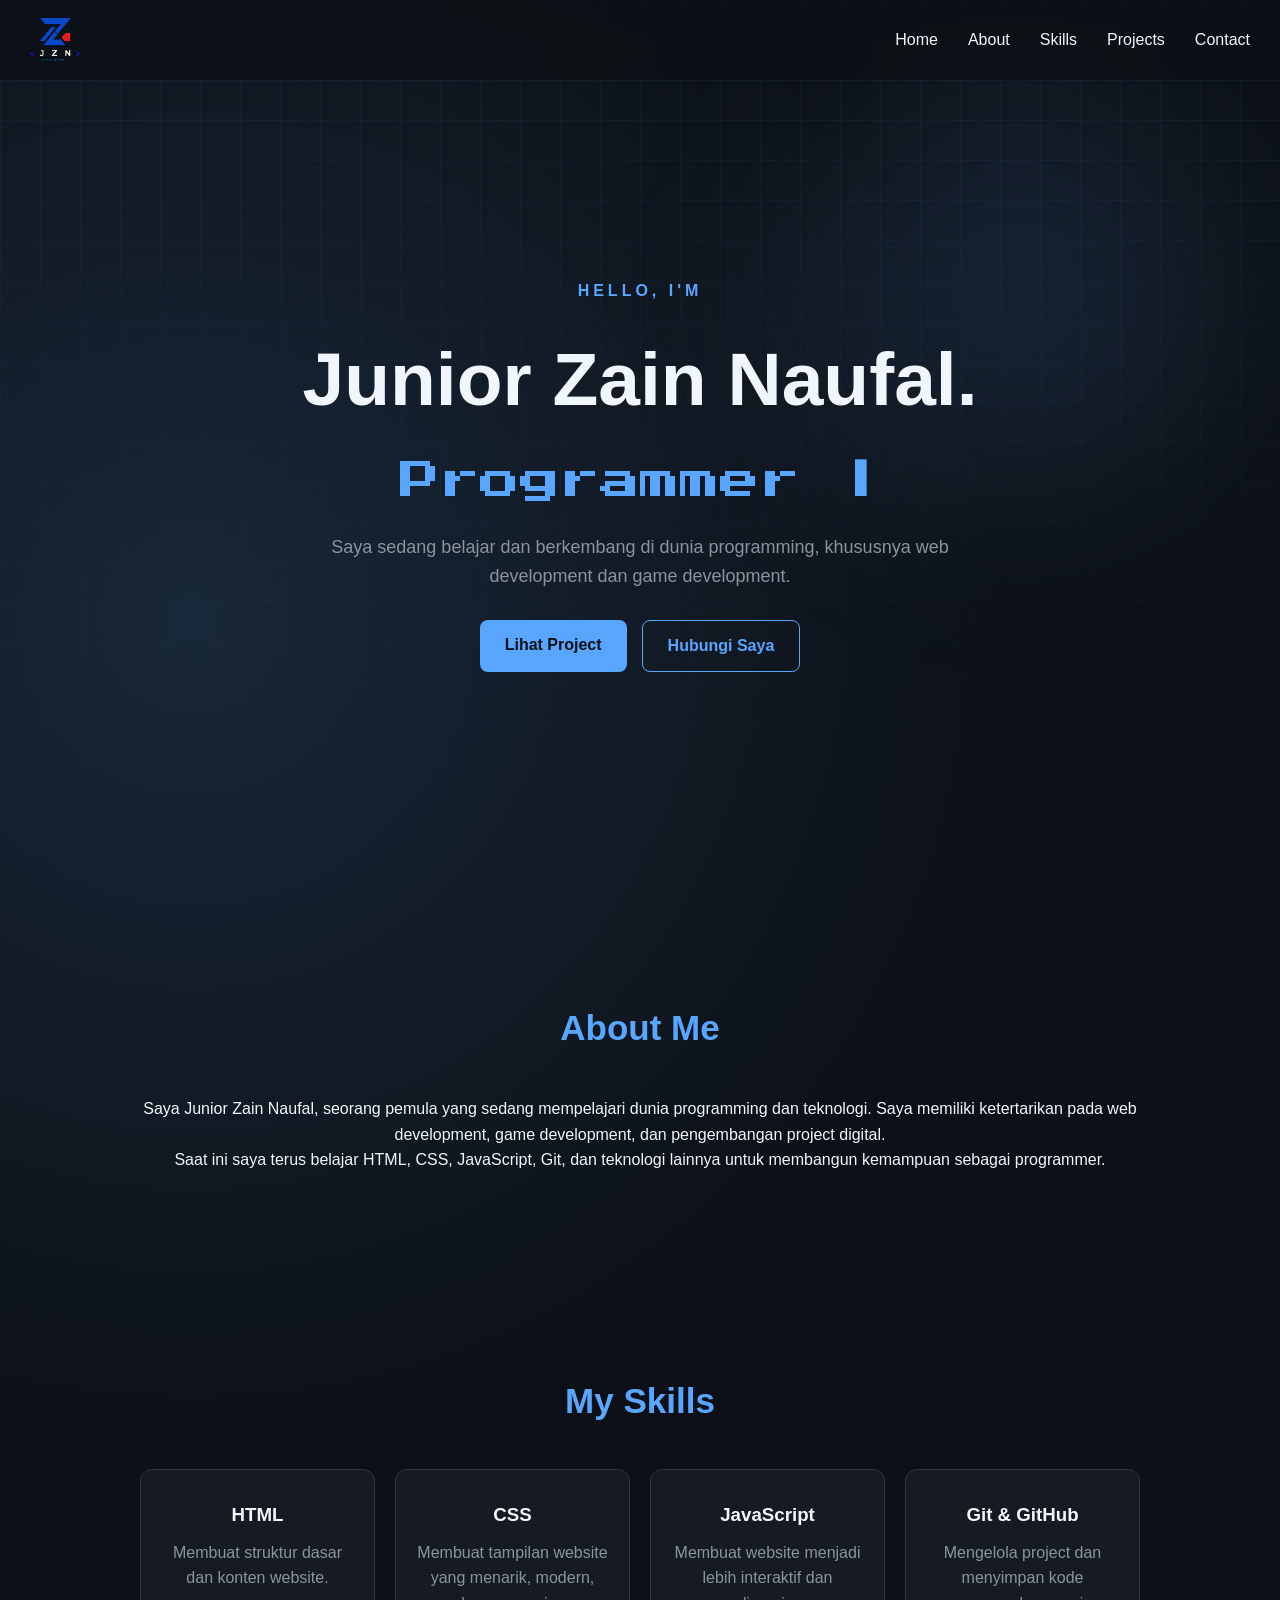
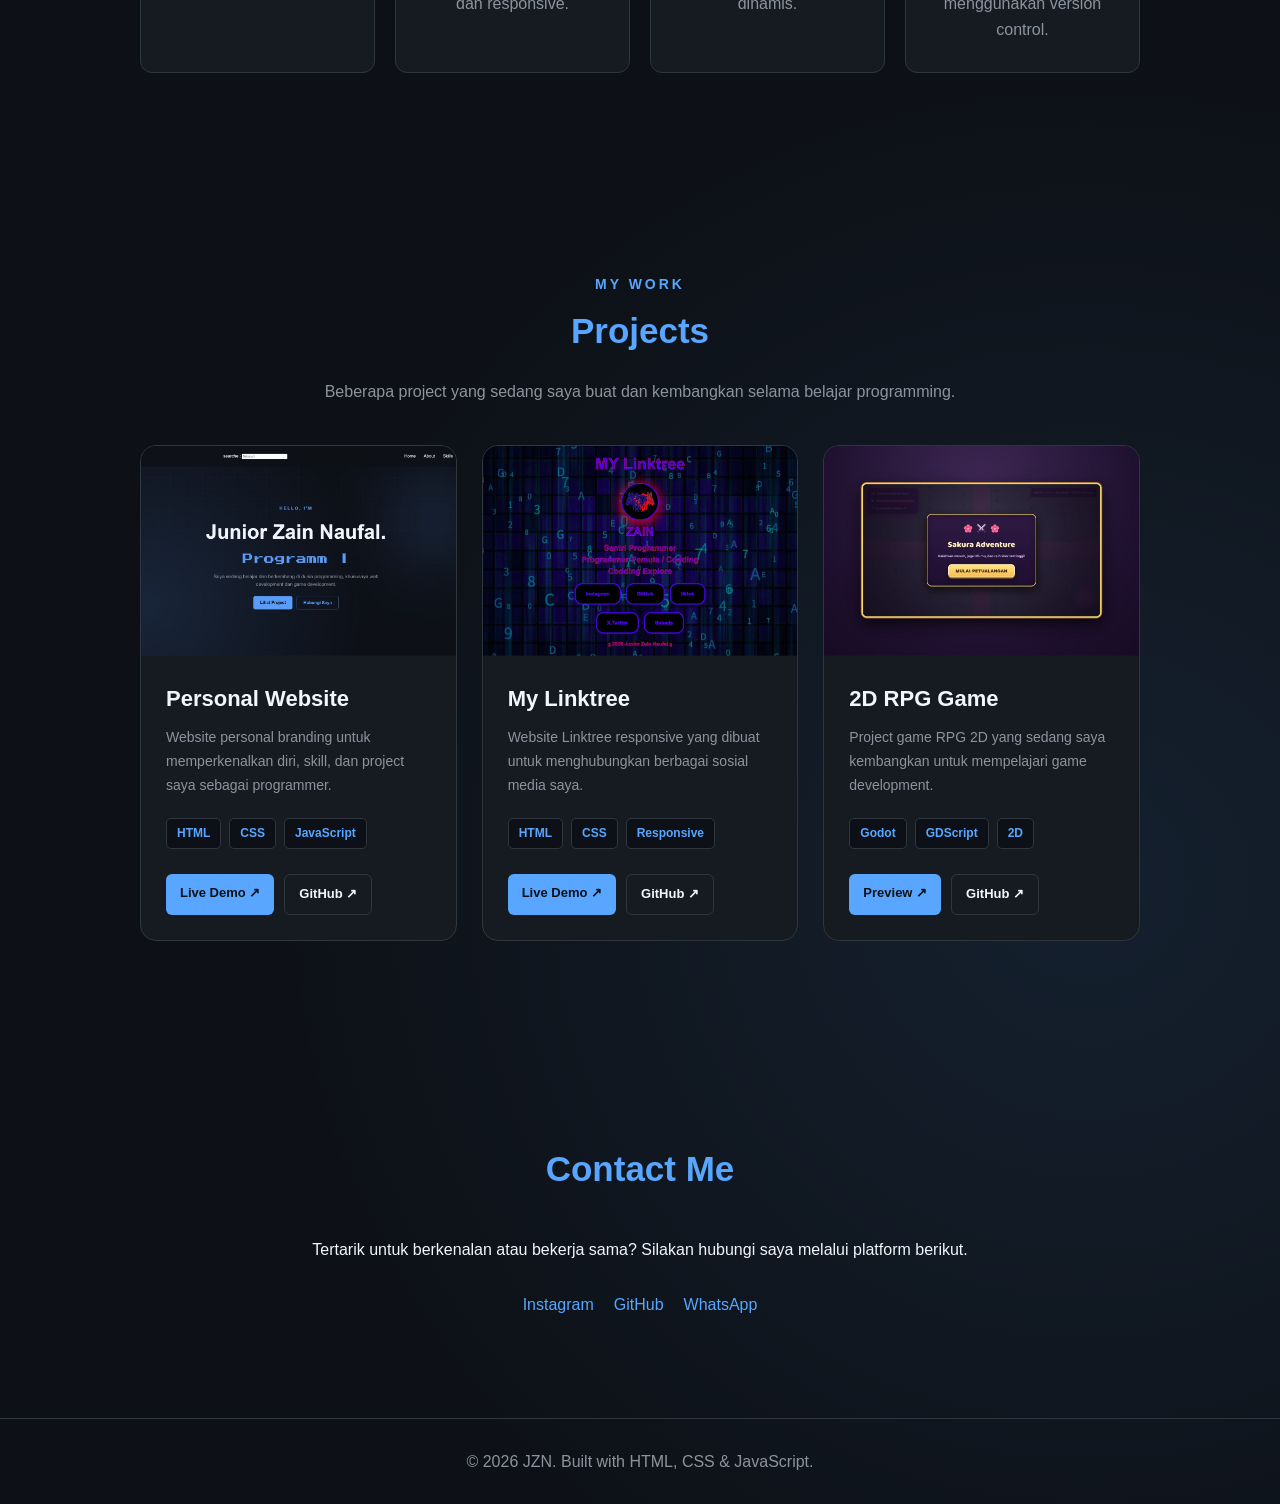
<file: index.html>
<!DOCTYPE html>
<html lang="id">
<head>
    <meta charset="UTF-8">
    <meta name="viewport" content="width=device-width, initial-scale=1.0">

    <title>JZN | Junior Zain Naufal</title>
    <!-- Favicon -->
    <link rel="icon" type="image/jpeg" href="logo2 no BG.png" />
    <!-- Preconnect untuk performa Google Fonts -->
    <link rel="preconnect" href="https://fonts.googleapis.com">
    <link rel="preconnect" href="https://fonts.gstatic.com" crossorigin>
    <!-- Google Fonts: Poppins -->
    <link href="https://fonts.googleapis.com/css2?family=Press+Start+2P&display=swap" rel="stylesheet">
    <!-- External CSS -->
    <link rel="stylesheet" href="style.css">
</head>

<body>

    <!-- ================= NAVBAR ================= -->

    <header class="navbar">

        <div class="nav-container">

            <a href="#home" class="logo">
                <img src="logo2 no BG.png" alt="Logo JZN">
            </a>

            <button id="menu-toggle" class="menu-toggle">
                ☰
            </button>

            <nav class="nav-menu">

                <a href="#home">Home</a>
                <a href="#about">About</a>
                <a href="#skills">Skills</a>
                <a href="#projects">Projects</a>
                <a href="#contact">Contact</a>

            </nav>

        </div>

    </header>


    <!-- ================= HERO ================= -->

    <main>

        <section id="home" class="hero">

            <div class="hero-content">

                <p class="hero-greeting hero-animation">
                    HELLO, I'M
                </p>

                <h1 class="hero-animation">
                    Junior Zain Naufal.
                </h1>

                <h2 class="hero-animation">
                    <span id="typing-text"></span>
                    <span class="cursor">|</span>
                </h2>

                <p class="hero-description hero-animation">
                    Saya sedang belajar dan berkembang di dunia programming,
                    khususnya web development dan game development.
                </p>

                <div class="hero-buttons hero-animation">

                    <a href="#projects" class="btn primary">
                        Lihat Project
                    </a>

                    <a href="#contact" class="btn secondary">
                        Hubungi Saya
                    </a>

                </div>

            </div>

        </section>


        <!-- ================= ABOUT ================= -->

        <section id="about" class="section reveal">

            <div class="section-container">

                <h2 class="section-title">
                    About Me
                </h2>

                <p>
                    Saya Junior Zain Naufal, seorang pemula yang sedang
                    mempelajari dunia programming dan teknologi.
                    Saya memiliki ketertarikan pada web development,
                    game development, dan pengembangan project digital.
                </p>

                <p>
                    Saat ini saya terus belajar HTML, CSS, JavaScript,
                    Git, dan teknologi lainnya untuk membangun kemampuan
                    sebagai programmer.
                </p>

            </div>

        </section>


        <!-- ================= SKILLS ================= -->

        <section id="skills" class="section reveal">

            <div class="section-container">

                <h2 class="section-title">
                    My Skills
                </h2>

                <div class="skills-grid">

                    <div class="skill-card reveal">

                        <h3>HTML</h3>

                        <p>
                            Membuat struktur dasar dan konten website.
                        </p>

                    </div>


                    <div class="skill-card reveal">

                        <h3>CSS</h3>

                        <p>
                            Membuat tampilan website yang menarik,
                            modern, dan responsive.
                        </p>

                    </div>


                    <div class="skill-card reveal">

                        <h3>JavaScript</h3>

                        <p>
                            Membuat website menjadi lebih interaktif
                            dan dinamis.
                        </p>

                    </div>


                    <div class="skill-card reveal">

                        <h3>Git & GitHub</h3>

                        <p>
                            Mengelola project dan menyimpan kode
                            menggunakan version control.
                        </p>

                    </div>

                </div>

            </div>

        </section>


        <!-- ================= PROJECTS ================= -->

        <section id="projects" class="section reveal">

            <div class="section-container">

                <p class="section-subtitle">
                    MY WORK
                </p>

                <h2 class="section-title">
                    Projects
                </h2>

                <p class="section-description">
                    Beberapa project yang sedang saya buat dan kembangkan
                    selama belajar programming.
                </p>


                <div class="projects-grid">


                    <!-- JZN PORTOFOLIO -->

                    <article class="project-card">

                        <div class="project-image">

                            <img src="Web JZN.png" alt="My Linktree">

                        </div>


                        <div class="project-content">

                            <h3>
                                Personal Website
                            </h3>

                            <p>
                                Website personal branding untuk memperkenalkan
                                diri, skill, dan project saya sebagai programmer.
                            </p>


                            <div class="project-tech">

                                <span>HTML</span>
                                <span>CSS</span>
                                <span>JavaScript</span>

                            </div>


                            <div class="project-buttons">

                                <a href="index.html"
                                   class="project-btn primary-btn">
                                    Live Demo ↗
                                </a>

                                <a href="#"
                                   class="project-btn github-btn">
                                    GitHub ↗
                                </a>

                            </div>

                        </div>

                    </article>


                    <!-- My LINKTREE -->

                    <article class="project-card">

                        <div class="project-image">

                            <img src="my Link.png" alt="My Linktree">

                        </div>


                        <div class="project-content">

                            <h3>
                                My Linktree
                            </h3>

                            <p>
                                Website Linktree responsive yang dibuat untuk
                                menghubungkan berbagai sosial media saya.
                            </p>


                            <div class="project-tech">

                                <span>HTML</span>
                                <span>CSS</span>
                                <span>Responsive</span>

                            </div>


                            <div class="project-buttons">

                                <a href="assets/My Lnktree/index.html"
                                   class="project-btn primary-btn">
                                    Live Demo ↗
                                </a>

                                <a href="https://github.com/zainpondokteknologi/MY-link"
                                   class="project-btn github-btn">
                                    GitHub ↗
                                </a>

                            </div>

                        </div>

                    </article>


                    <!-- SAKURA ADVENTURE -->

                    <article class="project-card reveal">

                        <div class="project-image">

                            <img src="Game Project.png" alt="">

                        </div>


                        <div class="project-content">

                            <h3>
                                2D RPG Game
                            </h3>

                            <p>
                                Project game RPG 2D yang sedang saya kembangkan
                                untuk mempelajari game development.
                            </p>


                            <div class="project-tech">

                                <span>Godot</span>
                                <span>GDScript</span>
                                <span>2D</span>

                            </div>


                            <div class="project-buttons">

                                <a href="assets/My Lnktree/Game Project/index.html"
                                   class="project-btn primary-btn">
                                    Preview ↗
                                </a>

                                <a href="https://github.com/zainpondokteknologi/web-game"
                                   class="project-btn github-btn">
                                    GitHub ↗
                                </a>

                            </div>

                        </div>

                    </article>


                </div>

            </div>

        </section>


        <!-- ================= CONTACT ================= -->

        <section id="contact" class="section reveal">

            <div class="section-container">

                <h2 class="section-title">
                    Contact Me
                </h2>

                <p>
                    Tertarik untuk berkenalan atau bekerja sama?
                    Silakan hubungi saya melalui platform berikut.
                </p>


                <div class="contact-links">

                    <a href="https://www.instagram.com/zainpondokteknologi/" target="_blank">
                        Instagram
                    </a>

                    <a href="https://github.com/zainpondokteknologi" target="_blank">
                        GitHub
                    </a>


                

                    <a href="https://wa.me/6282137437706" target="_blank" rel="noopener noreferrer">
                        WhatsApp
                    </a>

                </div>

            </div>

        </section>

    </main>


    <!-- ================= FOOTER ================= -->

    <footer>

        <p>
            © 2026 JZN. Built with HTML, CSS & JavaScript.
        </p>

    </footer>


    <script src="script.js"></script>

</body>

</html>
</file>
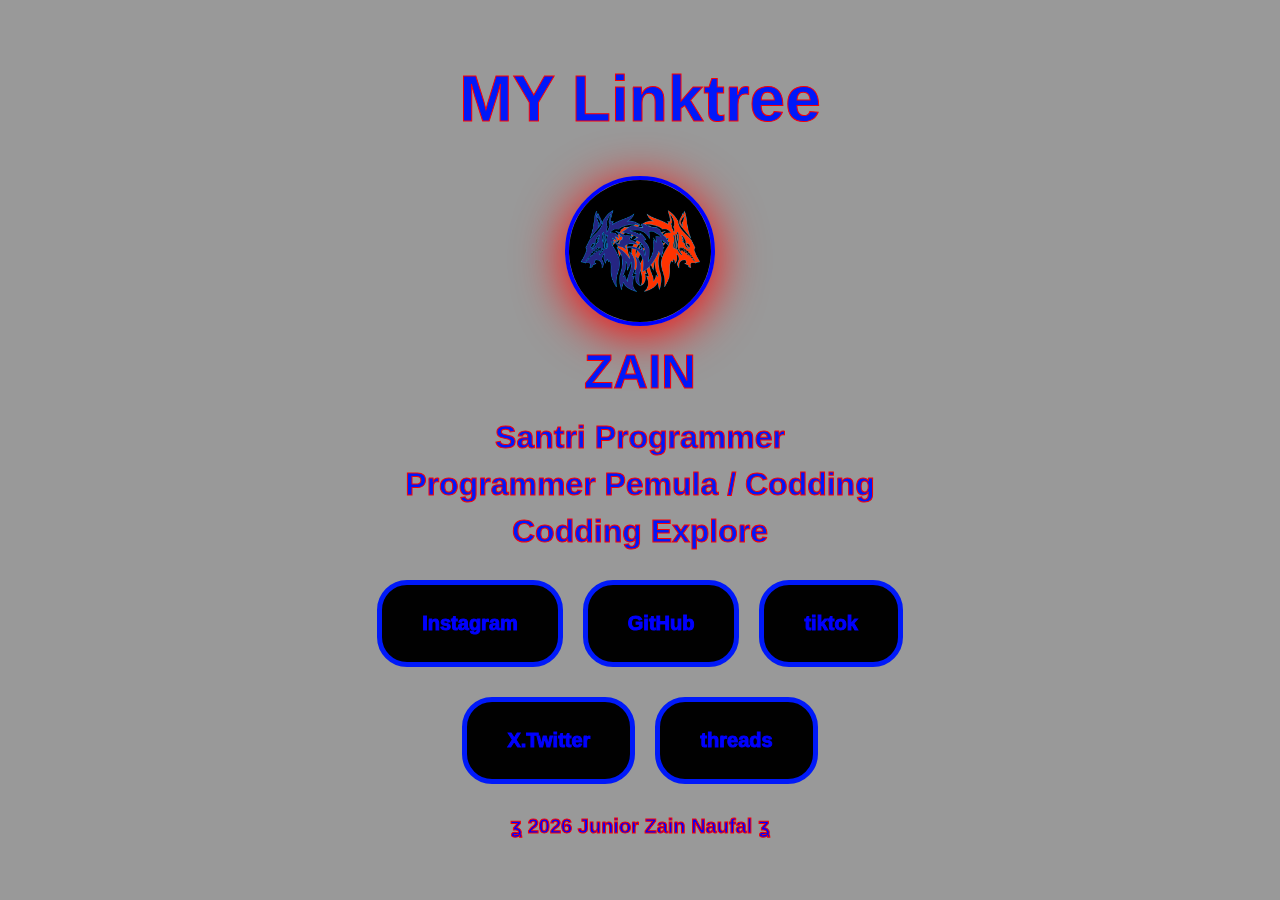
<file: asset/index.html>
<!doctype html>
<html lang="en">
  <head>
    <meta charset="UTF-8" />
    <meta name="viewport" content="width=device-width, initial-scale=1.0" />
    <title>My Linktree</title>
    <link rel="stylesheet" href="style.css">
  </head>

  <body>
    <video autoplay muted loop playsinline id="background-video">
        <source src="blue-code-rain.1920x1080.mp4" type="video/mp4">
    </video>

    <div class="container1">
    <!-- Header -->
    <header>
      <h1>MY Linktree</h1>
    </header>

    <!-- Main Content -->
    <main>
      <!-- Profile Section -->
       <div class="profile" section id="profile">
        <!-- Avatar -->
        <img src="Desktop - 3.png" alt="Profile Avatar" />

        <h2>ZAIN</h2>

        <p>Santri Programmer</p>

        <p>Programmer Pemula / Codding</p>

        <p>Codding Explore</p>
        

        </div>
      </section>

      <div class="container2">
      <!-- Social Media Section -->
      <section>
        
        <div class="card1">
          <a href="https://www.instagram.com/zainpondokteknologi/" target="_blank">Instagram</a>

          <a href="https://github.com/zainpondokteknologi" target="_blank"> GitHub </a>

           <a href="https:https://www.tiktok.com/@zainpondokteknologi"target="_blank">tiktok</a>
        </div>

        <div class="card2">
          <a href="https://x.com/zainteknologi"target="_blank">X.Twitter</a>

          <a href="https://www.threads.com/@zainpondokteknologi"target="_blank"> threads</a>

        </div>

        </section>

        </div>

    </main>

    <div class="footer">
    <!-- Footer -->
    <footer>
      <p>ʓ 2026 Junior Zain Naufal ʓ</p>
    </footer>
    </div>
  </body>
</html>
</file>
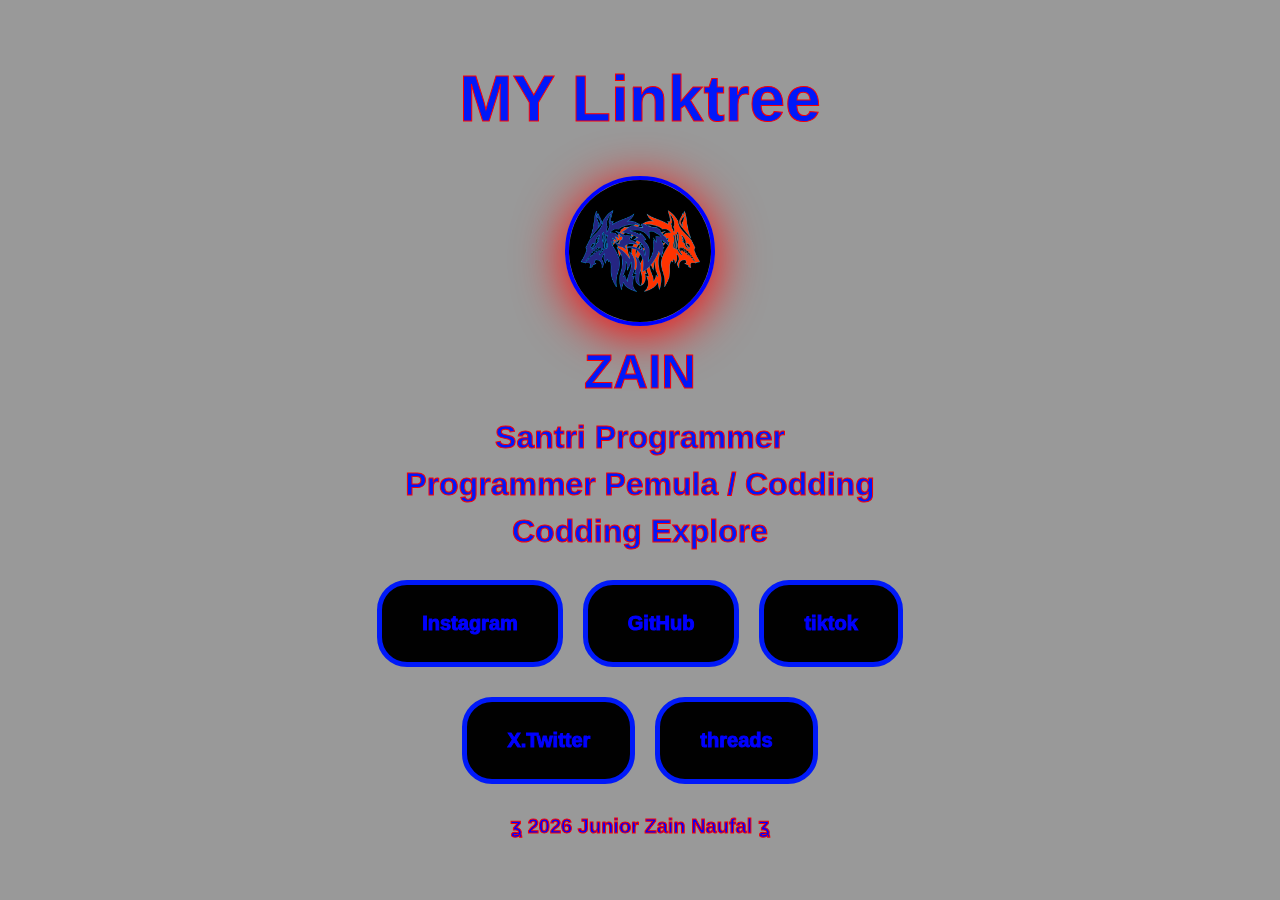
<file: assets/My Lnktree/index.html>
<!doctype html>
<html lang="en">
  <head>
    <meta charset="UTF-8" />
    <meta name="viewport" content="width=device-width, initial-scale=1.0" />
    <title>My Linktree</title>
    <link rel="stylesheet" href="style.css">
  </head>

  <body>
    <video autoplay muted loop playsinline id="background-video">
        <source src="blue-code-rain.1920x1080.mp4" type="video/mp4">
    </video>

    <div class="container1">
    <!-- Header -->
    <header>
      <h1>MY Linktree</h1>
    </header>

    <!-- Main Content -->
    <main>
      <!-- Profile Section -->
       <div class="profile" section id="profile">
        <!-- Avatar -->
        <img src="Desktop - 3.png" alt="Profile Avatar" />

        <h2>ZAIN</h2>

        <p>Santri Programmer</p>

        <p>Programmer Pemula / Codding</p>

        <p>Codding Explore</p>
        

        </div>
      </section>

      <div class="container2">
      <!-- Social Media Section -->
      <section>
        
        <div class="card1">
          <a href="https://www.instagram.com/zainpondokteknologi/" target="_blank">Instagram</a>

          <a href="https://github.com/zainpondokteknologi" target="_blank"> GitHub </a>

           <a href="https://www.tiktok.com/@zainpondokteknologi"target="_blank">tiktok</a>
        </div>

        <div class="card2">
          <a href="https://x.com/zainteknologi"target="_blank">X.Twitter</a>

          <a href="https://www.threads.com/@zainpondokteknologi"target="_blank"> threads</a>

        </div>

        </section>

        </div>

    </main>

    <div class="footer">
    <!-- Footer -->
    <footer>
      <p>ʓ 2026 Junior Zain Naufal ʓ</p>
    </footer>
    </div>
  </body>
</html>
</file>
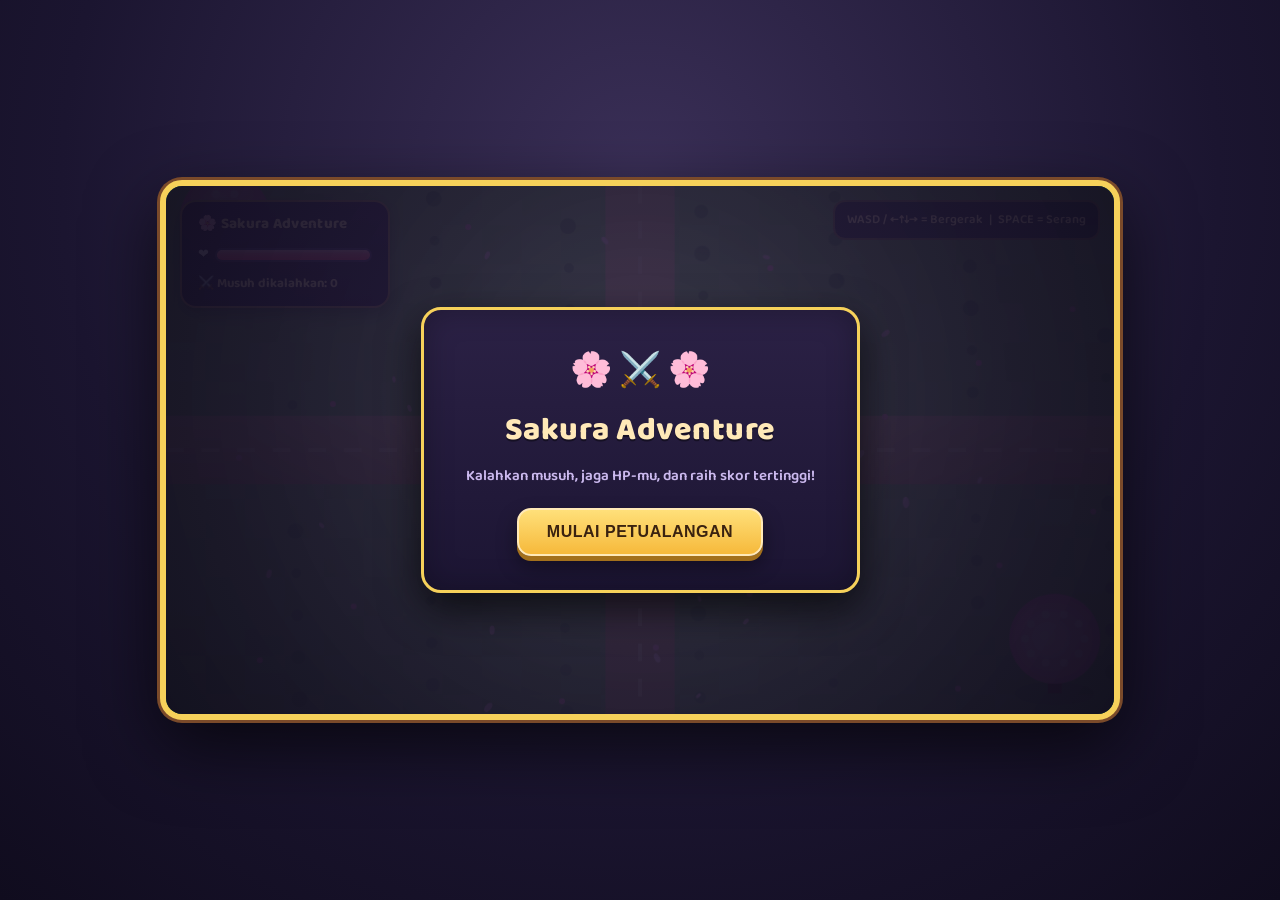
<file: assets/My Lnktree/Game Project/index.html>
<!DOCTYPE html>
<html lang="id">
<head>
<meta charset="UTF-8">
<meta name="viewport" content="width=device-width, initial-scale=1.0">
<link rel="preconnect" href="https://fonts.googleapis.com">
<link rel="preconnect" href="https://fonts.gstatic.com" crossorigin>
<link href="https://fonts.googleapis.com/css2?family=Baloo+2:wght@500;600;700;800&display=swap" rel="stylesheet">
<link rel="stylesheet" href="style.css">
<title>Sakura Adventure</title>
</head>
<body>
<div id="game">
  <canvas id="canvas" width="960" height="540"></canvas>

  <div id="hud">
    <div id="hudTitle">🌸 Sakura Adventure</div>
    <div id="hpRow">
      <span id="hpIcon">❤</span>
      <div id="bar"><div id="hp"></div></div>
    </div>
    <div id="statsRow">
      <div id="score">⚔️ Musuh dikalahkan: <span id="scoreNum">0</span></div>
    </div>
    <div id="combo" class="hidden">🔥 Combo x<span id="comboNum">0</span></div>
  </div>

  <div id="help">WASD / ←↑↓→ = Bergerak &nbsp;|&nbsp; SPACE = Serang</div>

  <div id="touch">
    <div class="pad">
      <button class="up" data-key="ArrowUp">▲</button>
      <button class="left" data-key="ArrowLeft">◀</button>
      <button class="down" data-key="ArrowDown">▼</button>
      <button class="right" data-key="ArrowRight">▶</button>
    </div>
    <button id="attack">⚔️</button>
  </div>

  <div id="titleScreen">
    <div id="titleCard">
      <div id="titleEmoji">🌸 ⚔️ 🌸</div>
      <h1>Sakura Adventure</h1>
      <p>Kalahkan musuh, jaga HP-mu, dan raih skor tertinggi!</p>
      <button id="startBtn">MULAI PETUALANGAN</button>
    </div>
  </div>

  <div id="gameOverScreen" class="hidden">
    <div id="gameOverCard">
      <div id="gameOverEmoji">💥</div>
      <h1>GAME OVER</h1>
      <p id="finalScoreText">Musuh dikalahkan: 0</p>
      <button id="restartBtn">MAIN LAGI</button>
    </div>
  </div>
</div>
<script src="script.js"></script>
</body>
</html>
</file>
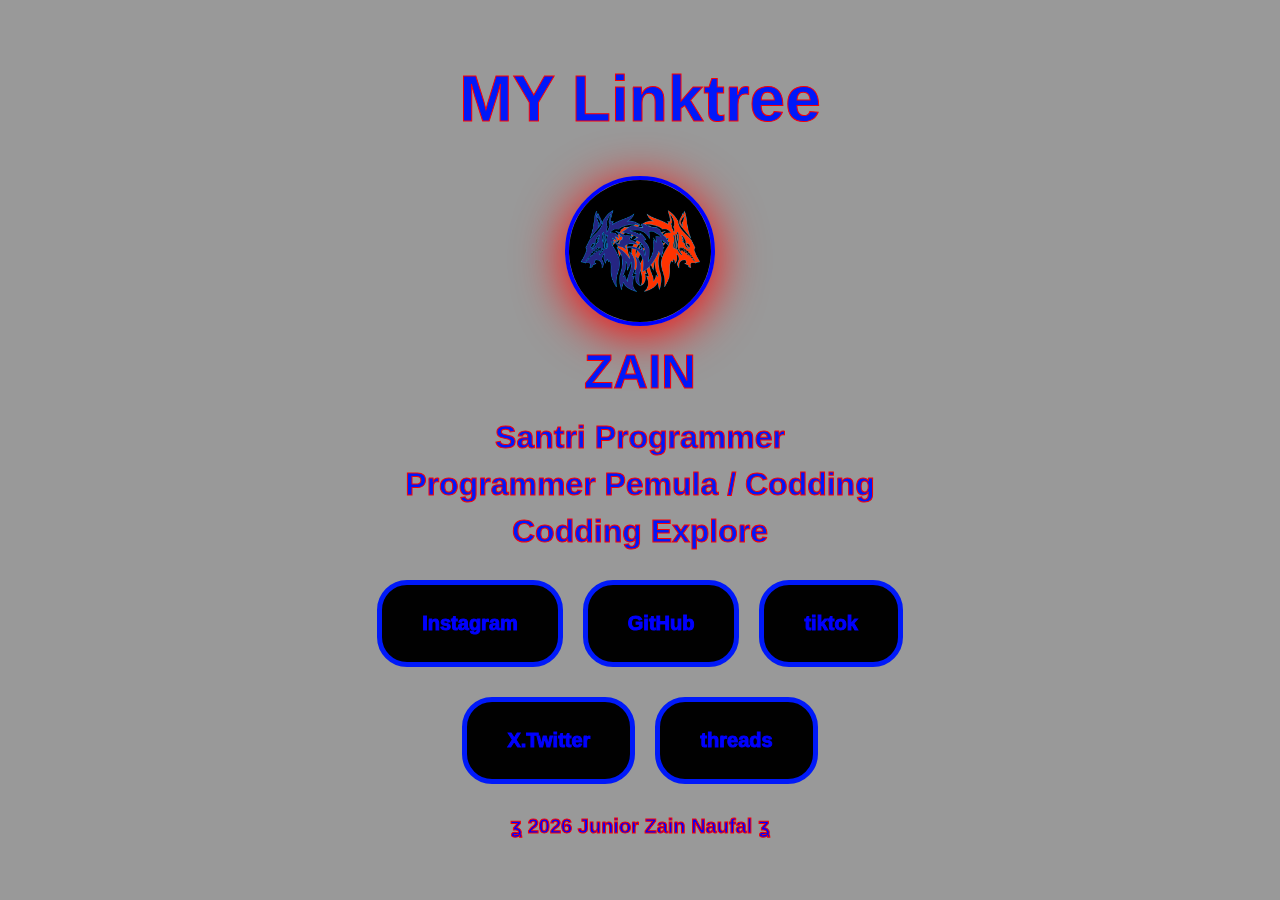
<file: asset/index copy.html>
<!doctype html>
<html lang="en">
  <head>
    <meta charset="UTF-8" />
    <meta name="viewport" content="width=device-width, initial-scale=1.0" />
    <title>My Linktree</title>
    <link rel="stylesheet" href="style copy.css">
  </head>

  <body>
    <video autoplay muted loop playsinline id="background-video">
        <source src="blue-code-rain.1920x1080.mp4" type="video/mp4">
    </video>

    <div class="container1">
    <!-- Header -->
    <header>
      <h1>MY Linktree</h1>
    </header>

    <!-- Main Content -->
    <main>
      <!-- Profile Section -->
       <div class="profile" section id="profile">
        <!-- Avatar -->
        <img src="Desktop - 3.png" alt="Profile Avatar" />

        <h2>ZAIN</h2>

        <p>Santri Programmer</p>

        <p>Programmer Pemula / Codding</p>

        <p>Codding Explore</p>
        

        </div>
      </section>

      <div class="container2">
      <!-- Social Media Section -->
      <section>
        
        <div class="card1">
          <a href="https://www.instagram.com/zainpondokteknologi/" target="_blank">Instagram</a>

          <a href="https://github.com/zainpondokteknologi" target="_blank"> GitHub </a>

           <a href="https:https://www.tiktok.com/@zainpondokteknologi"target="_blank">tiktok</a>
        </div>

        <div class="card2">
          <a href="https://x.com/zainteknologi"target="_blank">X.Twitter</a>

          <a href="https://www.threads.com/@zainpondokteknologi"target="_blank"> threads</a>

        </div>

        </section>

        </div>

    </main>

    <div class="footer">
    <!-- Footer -->
    <footer>
      <p>ʓ 2026 Junior Zain Naufal ʓ</p>
    </footer>
    </div>
  </body>
</html>
</file>
<file: style.css>
/* ================= RESET ================= */

* {
    margin: 0;
    padding: 0;
    box-sizing: border-box;
}

html {
    scroll-behavior: smooth;
}

body {
    font-family: Arial, sans-serif;

    background:
        radial-gradient(circle at 15% 20%,
            rgba(88, 166, 255, 0.15),
            transparent 30%),
        radial-gradient(circle at 85% 80%,
            rgba(88, 166, 255, 0.10),
            transparent 30%),
        #0d1117;

    color: #f0f6fc;

    line-height: 1.6;
}


/* ================= NAVBAR ================= */

.navbar {
    position: fixed;

    top: 0;
    left: 0;

    width: 100%;

    background: rgba(13, 17, 23, 0.9);

    backdrop-filter: blur(10px);

    z-index: 1000;
}

.nav-container {
    max-width: 100%;

    margin: auto;

    padding: 15px 30px;

    display: flex;

    align-items: center;

    justify-content: space-between;
}

.logo {
    display: flex;

    align-items: center;
}

.logo img {
    width: 50px;

    height: 50px;

    object-fit: contain;
}

.nav-menu {
    display: flex;

    gap: 30px;
}

.nav-menu a {
    color: #f0f6fc;

    text-decoration: none;

    transition: 0.3s;
}

.nav-menu a:hover {
    color: #5890ff;
}

.menu-toggle {
    display: none;

    background: none;

    border: none;

    color: white;

    font-size: 28px;

    cursor: pointer;
}


/* ================= HERO ================= */

.hero {
    min-height: 100vh;

    display: flex;

    align-items: center;

    justify-content: center;

    text-align: center;

    padding: 100px 25px 50px;

    position: relative;

    overflow: hidden;
}


/* GRID BACKGROUND */

.hero::before {
    content: "";

    position: absolute;

    inset: 0;

    background-image:
        linear-gradient(rgba(88, 166, 255, 0.06) 1px,
            transparent 1px),
        linear-gradient(90deg,
            rgba(88, 166, 255, 0.06) 1px,
            transparent 1px);

    background-size: 40px 40px;

    mask-image:
        linear-gradient(to bottom,
            black,
            transparent);

    pointer-events: none;
}


/* GLOW */

.hero::after {
    content: "";

    position: absolute;

    width: 400px;

    height: 400px;

    background: rgba(88, 166, 255, 0.12);

    border-radius: 50%;

    filter: blur(100px);

    top: 10%;

    right: 5%;

    pointer-events: none;
}

.hero-content {
    position: relative;

    z-index: 2;

    max-width: 800px;
}

.hero-greeting {
    color: #58a6ff;

    font-weight: bold;

    letter-spacing: 4px;

    margin-bottom: 15px;
}

.hero h1 {
    font-size: clamp(40px, 7vw, 75px);

    margin-bottom: 10px;
}

.hero h2 {
    color: #58a6ff;

    font-size: clamp(24px, 4vw, 40px);

    margin-bottom: 20px;

    font-family: "Press Start 2P";
    font-weight: 400;
    font-style: normal;
}

.hero-description {
    max-width: 650px;

    margin: auto;

    color: #8b949e;

    font-size: 18px;
}


/* ================= HERO ANIMATION ================= */

.hero-animation {
    opacity: 0;

    transform: translateY(30px);
}

.hero-animation.show {
    animation:
        heroFadeUp 0.8s cubic-bezier(0.16, 1, 0.3, 1) forwards;
}

@keyframes heroFadeUp {

    from {
        opacity: 0;

        transform: translateY(30px);
    }

    to {
        opacity: 1;

        transform: translateY(0);
    }

}


/* ================= TYPING EFFECT ================= */

.cursor {
    color: #58a6ff;

    font-weight: bold;

    animation: blink 0.7s infinite;
}

@keyframes blink {

    0%,
    50% {
        opacity: 1;
    }

    51%,
    100% {
        opacity: 0;
    }

}


/* ================= BUTTON ================= */

.hero-buttons {
    display: flex;

    justify-content: center;

    gap: 15px;

    margin-top: 30px;
}

.btn {
    display: inline-block;

    padding: 12px 25px;

    border-radius: 8px;

    text-decoration: none;

    font-weight: bold;

    transition: 0.3s;
}

.primary {
    background: #58a6ff;

    color: #0d1117;
}

.primary:hover {
    transform: translateY(-3px);
    background: #ff0000;
}

.secondary {
    border: 1px solid #58a6ff;

    color: #58a6ff;
}

.secondary:hover {
    background: #ff0000;
    border: 1px solid #8b949e;

    color: #0d1117;
}


/* ================= SECTION ================= */

.section {
    padding: 100px 25px;
}

.section-container {
    max-width: 1000px;

    margin: auto;

    text-align: center;
}

.section-title {
    font-size: 35px;

    margin-bottom: 40px;

    color: #58a6ff;
}


/* ================= SCROLL REVEAL ================= */

.reveal {
    opacity: 0;

    transform: translateY(50px);

    transition:
        opacity 0.8s ease,
        transform 0.8s ease;
}

.reveal.active {
    opacity: 1;

    transform: translateY(0);
}


/* ================= SKILLS ================= */

.skills-grid {
    display: grid;

    grid-template-columns:
        repeat(4, 1fr);

    gap: 20px;
}

.skill-card {
    padding: 30px 20px;

    background: #161b22;

    border: 1px solid #30363d;

    border-radius: 12px;

    transition:
        transform 0.3s,
        border-color 0.3s;
}

.skill-card:hover {
    transform: translateY(-8px);

    border-color: #ff0000;
}

.skill-card h3 {
    color: #f0f6fc;

    margin-bottom: 10px;

    transition: 0.3s;
}

.skill-card:hover h3 {
    color: #ff0000;
}

.skill-card p {
    color: #8b949e;
}


/* ================= PROJECTS ================= */

.section-subtitle {
    color: #58a6ff;

    font-size: 14px;

    font-weight: bold;

    letter-spacing: 3px;

    margin-bottom: 8px;
}

.section-description {
    max-width: 650px;

    margin: -20px auto 40px;

    color: #8b949e;
}


/* PROJECT GRID */

.projects-grid {
    display: grid;

    grid-template-columns:
        repeat(3, 1fr);

    gap: 25px;

    text-align: left;
}


/* PROJECT CARD */

.project-card {
    overflow: hidden;

    background: #161b22;

    border: 1px solid #30363d;

    border-radius: 16px;

    transition:
        transform 0.3s ease,
        border-color 0.3s ease,
        box-shadow 0.3s ease;
}

.project-card:hover {
    transform: translateY(-10px);

    border-color: #ff0000;

    box-shadow:
        0 15px 40px rgba(88, 166, 255, 0.12);
}

.project-card:hover span {
    color: #ff0000;
}


/* PROJECT IMAGE */

.project-image {
    width: 100%;
    height: 210px;
    overflow: hidden;
    background: #161b22;
}

.project-image img {
    width: 100%;
    height: 100%;
    display: block;
    object-fit: cover;
    transition: transform 0.4s ease;
}

.project-card:hover .project-image img {
    transform: scale(1.05);
}


/* PROJECT PLACEHOLDER */

.project-placeholder {
    color: #58a6ff;

    font-size: 28px;

    font-weight: bold;

    letter-spacing: 4px;

    opacity: 0.8;

    transition: 0.3s;
}

.project-card:hover .project-placeholder {
    transform: scale(1.1);

    opacity: 1;
}


/* PROJECT CONTENT */

.project-content {
    padding: 25px;
}

.project-content h3 {
    color: #f0f6fc;

    font-size: 22px;

    margin-bottom: 10px;
}

.project-content:hover h3 {
    color: #ff0000;
}

.project-content p {
    color: #8b949e;

    font-size: 14px;

    line-height: 1.7;

    margin-bottom: 20px;
}


/* PROJECT TECHNOLOGY */

.project-tech {
    display: flex;

    flex-wrap: wrap;

    gap: 8px;

    margin-bottom: 25px;
}

.project-tech span {
    padding: 5px 10px;

    background: #0d1117;

    border: 1px solid #30363d;

    border-radius: 5px;

    color: #58a6ff;

    font-size: 12px;

    font-weight: bold;
}


/* PROJECT BUTTONS */

.project-buttons {
    display: flex;

    gap: 10px;
}

.project-btn {
    padding: 9px 14px;

    border-radius: 6px;

    text-decoration: none;

    font-size: 13px;

    font-weight: bold;

    transition: 0.3s;
}


/* LIVE DEMO */

.primary-btn {
    background: #58a6ff;

    color: #0d1117;
}

.primary-btn:hover {
    transform: translateY(-2px);

    box-shadow:
        0 5px 15px rgba(88, 166, 255, 0.3);
}


/* GITHUB */

.github-btn {
    border: 1px solid #30363d;

    color: #f0f6fc;
}

.github-btn:hover {
    border-color: #58a6ff;

    color: #58a6ff;
}

/* LIVE DEMO */

.primary-btn:hover {
    background: #ff0000;
}




/* ================= CONTACT ================= */

.contact-links {
    display: flex;

    justify-content: center;

    gap: 20px;

    margin-top: 30px;
}

.contact-links a {
    color: #58a6ff;

    text-decoration: none;

    transition: 0.3s;
}

.contact-links a:hover {
    color: #f0f6fc;
}


/* ================= FOOTER ================= */

footer {
    padding: 30px;

    text-align: center;

    color: #8b949e;

    border-top: 1px solid #30363d;
}


/* ================= RESPONSIVE ================= */

@media (max-width: 768px) {

    /* NAVBAR */

    .menu-toggle {
        display: block;
    }

    .nav-menu {
        position: absolute;

        top: 80px;

        right: 20px;

        width: 200px;

        padding: 20px;

        background: #161b22;

        border: 1px solid #30363d;

        border-radius: 10px;

        display: none;

        flex-direction: column;

        gap: 15px;
    }

    .nav-menu.active {
        display: flex;
    }


    /* SKILLS */

    .skills-grid {
        grid-template-columns: 1fr 1fr;
    }


    /* PROJECTS */

    .projects-grid {
        grid-template-columns: 1fr;
    }

    .project-image {
        height: 200px;
    }

}


/* ================= SMALL MOBILE ================= */

@media (max-width: 500px) {

    .skills-grid {
        grid-template-columns: 1fr;
    }

    .hero-buttons {
        flex-direction: column;
    }

    .contact-links {
        flex-direction: column;
    }

    .project-buttons {
        flex-direction: column;
    }

    .project-btn {
        text-align: center;
    }

}
</file>
<file: asset/style.css>
* {
            margin: 0;
            padding: 0;
            box-sizing: border-box;
            font-family: Arial, sans-serif;
        }

        body {
            min-height: 100vh;
            display: flex;
            justify-content: center;
            align-items: center;
            padding: 25px;
            color:rgb(0, 25, 249);
        }

        #background-video {
            position: fixed;
            top: 0;
            left: 0;
            width: 100%;
            height: 100%;
            object-fit: cover;
            z-index: -2;
        }

        body::before {
            content: "";
            position: fixed;
            inset: 0;
            background: rgba(0, 0, 0, 0.4);
            z-index: -1;
        }

        .content {
            min-height: 100vh;
            display: flex;
            flex-direction: column;
            justify-content: center;
            align-items: center;
            color: white;
            text-align: center;
        }

        .container1 {
            width: 100%;
            max-width: 600px;
            margin: auto;
            text-align: center;
            font-weight: bold;
            font-size: 2rem;
        }

        .container1{
    animation: slideLeft 1s ease-in-out;
}

@keyframes slideLeft{

    from{
        opacity:0;
        transform:translateX(-200px);
    }

    to{
        opacity:1;
        transform:translateX(0);
    }

}

        .container1 h1 {
          margin-bottom: 40px;
          -webkit-text-stroke: 1px rgb(255, 0, 0);
        }

        .profile {
            margin-bottom: 20px;
        }

        .profile img {
            width: 150px;
            height: 150px;
            border-radius: 50%;
            object-fit: cover;
            border: 4px solid blue;
            box-shadow: 0 8px 50px rgb(255, 2, 2);
            margin-bottom: 10px;
        }

        .profile h2 {
            font-size: 3rem;
            margin-bottom: 20px;
            -webkit-text-stroke: 1px rgb(254, 0, 0);
        }

        .profile p {
            font-size: 2rem;
            margin: 10px;
            color: rgb(0, 25, 249);
            -webkit-text-stroke: 1px rgb(255, 0, 0);
        }

        .card1 {
            display: flex;
            justify-content: center;
            flex-direction: row;
            align-items: center;
            flex-wrap: wrap;
            margin-top: 30px;
            gap: 20px;
        }

        .card2 {
            display: flex;
            justify-content: center;
            flex-direction: row;
            align-items: center;
            flex-wrap: wrap;
            margin-top: 30px;
            gap: 20px;
        }

        .container2 {
    font-size: 60px;
    animation: zoomin 1s ease-out;
}

@keyframes zoomin {
    from {
        opacity: 0;
        transform: scale(3);
    }

    to {
        opacity: 4;
        transform: scale(1);
    }
}

        
        .card1 a {
            text-decoration: none;
            color: blue;
            background: rgb(1, 1, 1);
            border: 5px solid rgb(0, 25, 249);
            -webkit-text-stroke: 1px blue;
            padding: 27px 40px;
            border-radius: 30px;
            font-size: 20px;
            font-weight: bold;
            transition: 0,8s ease-in-out;
        }

        .card2 a {
            text-decoration: none;
            color: blue;
            background: rgb(1, 1, 1);
            border: 5px solid rgb(0, 25, 249);
            -webkit-text-stroke: 1px blue;
            padding: 27px 40px;
            border-radius: 30px;
            font-size: 20px;
            font-weight: bold;
            transition: 0,8s ease-in-out;
        }

        .card1 a:hover {
            transform: translateY(-8px);
            background: rgb(249, 0, 0);
            box-shadow: 0 8px 50px rgb(249, 0, 0);
        }

        .card2 a:hover {
            transform: translateY(-8px);
            background: rgb(249, 0, 0);
            box-shadow: 0 8px 50px rgb(249, 0, 0);
        }

        .footer {
    font-size: 60px;
    animation: fadeUp 2s ease-in, 1s ease-out;
}

@keyframes fadeUp {
    from {
        opacity: 0;
        transform: translateY(40px);
    }

    to {
        opacity: 4;
        transform: translateY(0);
    }
}

        .footer {
            margin-top: 30px;
            font-size: 20px;
            text-align: center;
            color: blue;
            -webkit-text-stroke: 1px rgb(251, 0, 0);
        }
        
        @media (max-width: 600px) {
            .main-title {
                font-size: 1,8rem;
                font-weight: 700;
                font-family: 'Segoe UI', Tahoma, Geneva, Verdana, sans-serif;
                color: aliceblue;
            }

            .link-row {
                flex-direction: row;
                align-items: center;
                gap: 15px;
                padding: 5px 5px;
            }

            link-btn {
                width: 100%;
                max-height: 280px;
                padding: 8px 12px;
            }

            .link-btn:hover {
                transform: translateY(-2px);
                box-shadow: 0 0 8px rgba(255, 255, 255, 0.292);
            }
        }
</file>
<file: assets/My Lnktree/style.css>
* {
            margin: 0;
            padding: 0;
            box-sizing: border-box;
            font-family: Arial, sans-serif;
        }

        body {
            min-height: 100vh;
            display: flex;
            justify-content: center;
            align-items: center;
            padding: 25px;
            color:rgb(0, 25, 249);
        }

        #background-video {
            position: fixed;
            top: 0;
            left: 0;
            width: 100%;
            height: 100%;
            object-fit: cover;
            z-index: -2;
        }

        body::before {
            content: "";
            position: fixed;
            inset: 0;
            background: rgba(0, 0, 0, 0.4);
            z-index: -1;
        }

        .content {
            min-height: 100vh;
            display: flex;
            flex-direction: column;
            justify-content: center;
            align-items: center;
            color: white;
            text-align: center;
        }

        .container1 {
            width: 100%;
            max-width: 600px;
            margin: auto;
            text-align: center;
            font-weight: bold;
            font-size: 2rem;
        }

        .container1{
    animation: slideLeft 1s ease-in-out;
}

@keyframes slideLeft{

    from{
        opacity:0;
        transform:translateX(-200px);
    }

    to{
        opacity:1;
        transform:translateX(0);
    }

}

        .container1 h1 {
          margin-bottom: 40px;
          -webkit-text-stroke: 1px rgb(255, 0, 0);
        }

        .profile {
            margin-bottom: 20px;
        }

        .profile img {
            width: 150px;
            height: 150px;
            border-radius: 50%;
            object-fit: cover;
            border: 4px solid blue;
            box-shadow: 0 8px 50px rgb(255, 2, 2);
            margin-bottom: 10px;
        }

        .profile h2 {
            font-size: 3rem;
            margin-bottom: 20px;
            -webkit-text-stroke: 1px rgb(254, 0, 0);
        }

        .profile p {
            font-size: 2rem;
            margin: 10px;
            color: rgb(0, 25, 249);
            -webkit-text-stroke: 1px rgb(255, 0, 0);
        }

        .card1 {
            display: flex;
            justify-content: center;
            flex-direction: row;
            align-items: center;
            flex-wrap: wrap;
            margin-top: 30px;
            gap: 20px;
        }

        .card2 {
            display: flex;
            justify-content: center;
            flex-direction: row;
            align-items: center;
            flex-wrap: wrap;
            margin-top: 30px;
            gap: 20px;
        }

        .container2 {
    font-size: 60px;
    animation: zoomin 1s ease-out;
}

@keyframes zoomin {
    from {
        opacity: 0;
        transform: scale(3);
    }

    to {
        opacity: 4;
        transform: scale(1);
    }
}

        
        .card1 a {
            text-decoration: none;
            color: blue;
            background: rgb(1, 1, 1);
            border: 5px solid rgb(0, 25, 249);
            -webkit-text-stroke: 1px blue;
            padding: 27px 40px;
            border-radius: 30px;
            font-size: 20px;
            font-weight: bold;
            transition: 0,8s ease-in-out;
        }

        .card2 a {
            text-decoration: none;
            color: blue;
            background: rgb(1, 1, 1);
            border: 5px solid rgb(0, 25, 249);
            -webkit-text-stroke: 1px blue;
            padding: 27px 40px;
            border-radius: 30px;
            font-size: 20px;
            font-weight: bold;
            transition: 0,8s ease-in-out;
        }

        .card1 a:hover {
            transform: translateY(-8px);
            background: rgb(249, 0, 0);
            box-shadow: 0 8px 50px rgb(249, 0, 0);
        }

        .card2 a:hover {
            transform: translateY(-8px);
            background: rgb(249, 0, 0);
            box-shadow: 0 8px 50px rgb(249, 0, 0);
        }

        .footer {
    font-size: 60px;
    animation: fadeUp 2s ease-in, 1s ease-out;
}

@keyframes fadeUp {
    from {
        opacity: 0;
        transform: translateY(40px);
    }

    to {
        opacity: 4;
        transform: translateY(0);
    }
}

        .footer {
            margin-top: 30px;
            font-size: 20px;
            text-align: center;
            color: blue;
            -webkit-text-stroke: 1px rgb(251, 0, 0);
        }
        
        @media (max-width: 600px) {
            .main-title {
                font-size: 1,8rem;
                font-weight: 700;
                font-family: 'Segoe UI', Tahoma, Geneva, Verdana, sans-serif;
                color: aliceblue;
            }

            .link-row {
                flex-direction: row;
                align-items: center;
                gap: 15px;
                padding: 5px 5px;
            }

            link-btn {
                width: 100%;
                max-height: 280px;
                padding: 8px 12px;
            }

            .link-btn:hover {
                transform: translateY(-2px);
                box-shadow: 0 0 8px rgba(255, 255, 255, 0.292);
            }
        }
</file>
<file: assets/My Lnktree/Game Project/style.css>
* { box-sizing: border-box; }

body {
  margin: 0;
  background: radial-gradient(circle at 50% 20%, #3a2f57 0%, #1b1530 60%, #100c1e 100%);
  color: white;
  font-family: 'Baloo 2', Arial, sans-serif;
  display: grid;
  place-items: center;
  min-height: 100vh;
  overflow: hidden;
}

#game {
  position: relative;
  width: min(960px, 100vw);
  aspect-ratio: 16/9;
  overflow: hidden;
  border: 6px solid #f6d15a;
  border-radius: 22px;
  background: #79b95b;
  box-shadow:
    0 0 0 3px #7a4a2a,
    0 25px 70px #000a,
    inset 0 0 40px #0004;
}

canvas { width: 100%; height: 100%; display: block; }

/* ---------- HUD ---------- */
#hud {
  position: absolute;
  left: 14px; top: 14px;
  padding: 10px 16px 12px;
  border-radius: 16px;
  background: linear-gradient(180deg, #2b2145ee, #1c1533ee);
  border: 2px solid #f6d15a99;
  box-shadow: 0 6px 16px #0006;
  backdrop-filter: blur(6px);
  user-select: none;
  min-width: 210px;
}

#hudTitle {
  font-weight: 800;
  font-size: 15px;
  letter-spacing: .3px;
  color: #ffe9b8;
  text-shadow: 0 1px 0 #0006;
  margin-bottom: 8px;
}

#hpRow { display: flex; align-items: center; gap: 6px; }
#hpIcon { font-size: 13px; filter: drop-shadow(0 1px 0 #0006); }

#bar {
  flex: 1;
  width: 150px; height: 14px;
  background: #2c2440;
  border: 2px solid #4b3d6b;
  border-radius: 99px;
  overflow: hidden;
}
#hp {
  width: 100%; height: 100%;
  background: linear-gradient(180deg, #ff8fb0, #fb4f7b);
  transition: width .2s ease, background .3s ease;
  box-shadow: inset 0 2px 3px #fff5;
}

#statsRow {
  margin-top: 8px;
  font-size: 13px;
  font-weight: 700;
  color: #ffe9b8;
  display: flex;
  justify-content: space-between;
}

#combo {
  margin-top: 6px;
  font-size: 13px;
  font-weight: 800;
  color: #ffb04a;
  text-shadow: 0 1px 0 #0006;
  animation: comboPop .18s ease;
}
#combo.hidden { display: none; }

@keyframes comboPop {
  from { transform: scale(1.35); opacity: 0; }
  to   { transform: scale(1); opacity: 1; }
}

#help {
  position: absolute;
  right: 14px; top: 14px;
  background: #1c1533cc;
  border: 2px solid #f6d15a66;
  padding: 8px 12px;
  border-radius: 12px;
  font-size: 12.5px;
  font-weight: 600;
  color: #ffe9b8;
  user-select: none;
}

/* ---------- Touch controls ---------- */
#touch {
  display: none;
  position: absolute;
  bottom: 14px; left: 14px; right: 14px;
  justify-content: space-between;
  pointer-events: none;
}
.pad { display: grid; grid-template-columns: 50px 50px 50px; grid-template-rows: 50px 50px; gap: 5px; }
button {
  border: 0; border-radius: 14px;
  background: linear-gradient(180deg, #4a3a70, #2c2145);
  border: 2px solid #f6d15a88;
  color: white;
  font-size: 20px; font-weight: bold;
  pointer-events: auto;
  touch-action: none;
  box-shadow: 0 4px 0 #00000055;
}
button:active { transform: translateY(2px); box-shadow: 0 2px 0 #00000055; }
.up { grid-column: 2; }
.left { grid-column: 1; grid-row: 2; }
.down { grid-column: 2; grid-row: 2; }
.right { grid-column: 3; grid-row: 2; }
#attack {
  width: 76px; height: 76px; align-self: end;
  background: linear-gradient(180deg, #ff7aa2, #be3f71);
  border-color: #ffe9b8;
  font-size: 26px;
}

/* ---------- Overlays: title & game over ---------- */
#titleScreen, #gameOverScreen {
  position: absolute; inset: 0;
  display: flex; align-items: center; justify-content: center;
  background: radial-gradient(circle at 50% 40%, #2c2145dd, #100c1ef2);
  z-index: 10;
}
#titleScreen.hidden, #gameOverScreen.hidden { display: none; }

#titleCard, #gameOverCard {
  text-align: center;
  padding: 34px 42px;
  border-radius: 20px;
  background: linear-gradient(180deg, #2b2145, #1c1533);
  border: 3px solid #f6d15a;
  box-shadow: 0 15px 40px #000a, inset 0 0 30px #0004;
  max-width: 86%;
  animation: floatIn .35s ease;
}

@keyframes floatIn {
  from { transform: translateY(14px) scale(.96); opacity: 0; }
  to   { transform: translateY(0) scale(1); opacity: 1; }
}

#titleEmoji, #gameOverEmoji {
  font-size: 34px;
  margin-bottom: 6px;
  animation: bob 2s ease-in-out infinite;
}
@keyframes bob {
  0%,100% { transform: translateY(0); }
  50% { transform: translateY(-6px); }
}

#titleCard h1, #gameOverCard h1 {
  margin: 4px 0 8px;
  font-size: 32px;
  font-weight: 800;
  color: #ffe9b8;
  text-shadow: 0 2px 0 #0006;
  letter-spacing: .5px;
}

#titleCard p, #gameOverCard p {
  margin: 0 0 20px;
  font-size: 15px;
  color: #cbb9ee;
  font-weight: 600;
}

#startBtn, #restartBtn {
  padding: 13px 28px;
  font-size: 16px;
  font-weight: 800;
  letter-spacing: .5px;
  border-radius: 14px;
  color: #3a2210;
  background: linear-gradient(180deg, #ffe07a, #f6b93b);
  border: 2px solid #ffe9b8;
  box-shadow: 0 5px 0 #a3701c, 0 10px 20px #0006;
  cursor: pointer;
  transition: transform .08s ease;
}
#startBtn:active, #restartBtn:active {
  transform: translateY(4px);
  box-shadow: 0 1px 0 #a3701c;
}

@media (max-width: 700px) {
  #game { border-radius: 0; border: 0; box-shadow: none; }
  #touch { display: flex; }
  #help { display: none; }
  #hud { min-width: 170px; padding: 8px 12px 10px; }
  #titleCard h1, #gameOverCard h1 { font-size: 24px; }
}
</file>
<file: asset/style copy.css>
* {
            margin: 0;
            padding: 0;
            box-sizing: border-box;
            font-family: Arial, sans-serif;
        }

        body {
            min-height: 100vh;
            display: flex;
            justify-content: center;
            align-items: center;
            padding: 25px;
            color:rgb(0, 25, 249);
        }

        #background-video {
            position: fixed;
            top: 0;
            left: 0;
            width: 100%;
            height: 100%;
            object-fit: cover;
            z-index: -2;
        }

        body::before {
            content: "";
            position: fixed;
            inset: 0;
            background: rgba(0, 0, 0, 0.4);
            z-index: -1;
        }

        .content {
            min-height: 100vh;
            display: flex;
            flex-direction: column;
            justify-content: center;
            align-items: center;
            color: white;
            text-align: center;
        }

        .container1 {
            width: 100%;
            max-width: 600px;
            margin: auto;
            text-align: center;
            font-weight: bold;
            font-size: 2rem;
        }

        .container1{
    animation: slideLeft 1s ease-in-out;
}

@keyframes slideLeft{

    from{
        opacity:0;
        transform:translateX(-200px);
    }

    to{
        opacity:1;
        transform:translateX(0);
    }

}

        .container1 h1 {
          margin-bottom: 40px;
          -webkit-text-stroke: 1px rgb(255, 0, 0);
        }

        .profile {
            margin-bottom: 20px;
        }

        .profile img {
            width: 150px;
            height: 150px;
            border-radius: 50%;
            object-fit: cover;
            border: 4px solid blue;
            box-shadow: 0 8px 50px rgb(255, 2, 2);
            margin-bottom: 10px;
        }

        .profile h2 {
            font-size: 3rem;
            margin-bottom: 20px;
            -webkit-text-stroke: 1px rgb(254, 0, 0);
        }

        .profile p {
            font-size: 2rem;
            margin: 10px;
            color: rgb(0, 25, 249);
            -webkit-text-stroke: 1px rgb(255, 0, 0);
        }

        .card1 {
            display: flex;
            justify-content: center;
            flex-direction: row;
            align-items: center;
            flex-wrap: wrap;
            margin-top: 30px;
            gap: 20px;
        }

        .card2 {
            display: flex;
            justify-content: center;
            flex-direction: row;
            align-items: center;
            flex-wrap: wrap;
            margin-top: 30px;
            gap: 20px;
        }

        .container2 {
    font-size: 60px;
    animation: zoomin 1s ease-out;
}

@keyframes zoomin {
    from {
        opacity: 0;
        transform: scale(3);
    }

    to {
        opacity: 4;
        transform: scale(1);
    }
}

        
        .card1 a {
            text-decoration: none;
            color: blue;
            background: rgb(1, 1, 1);
            border: 5px solid rgb(0, 25, 249);
            -webkit-text-stroke: 1px blue;
            padding: 27px 40px;
            border-radius: 30px;
            font-size: 20px;
            font-weight: bold;
            transition: 0,8s ease-in-out;
        }

        .card2 a {
            text-decoration: none;
            color: blue;
            background: rgb(1, 1, 1);
            border: 5px solid rgb(0, 25, 249);
            -webkit-text-stroke: 1px blue;
            padding: 27px 40px;
            border-radius: 30px;
            font-size: 20px;
            font-weight: bold;
            transition: 0,8s ease-in-out;
        }

        .card1 a:hover {
            transform: translateY(-8px);
            background: rgb(249, 0, 0);
            box-shadow: 0 8px 50px rgb(249, 0, 0);
        }

        .card2 a:hover {
            transform: translateY(-8px);
            background: rgb(249, 0, 0);
            box-shadow: 0 8px 50px rgb(249, 0, 0);
        }

        .footer {
    font-size: 60px;
    animation: fadeUp 2s ease-in, 1s ease-out;
}

@keyframes fadeUp {
    from {
        opacity: 0;
        transform: translateY(40px);
    }

    to {
        opacity: 4;
        transform: translateY(0);
    }
}

        .footer {
            margin-top: 30px;
            font-size: 20px;
            text-align: center;
            color: blue;
            -webkit-text-stroke: 1px rgb(251, 0, 0);
        }
        
        @media (max-width: 600px) {
            .main-title {
                font-size: 1,8rem;
                font-weight: 700;
                font-family: 'Segoe UI', Tahoma, Geneva, Verdana, sans-serif;
                color: aliceblue;
            }

            .link-row {
                flex-direction: row;
                align-items: center;
                gap: 15px;
                padding: 5px 5px;
            }

            link-btn {
                width: 100%;
                max-height: 280px;
                padding: 8px 12px;
            }

            .link-btn:hover {
                transform: translateY(-2px);
                box-shadow: 0 0 8px rgba(255, 255, 255, 0.292);
            }
        }
</file>
